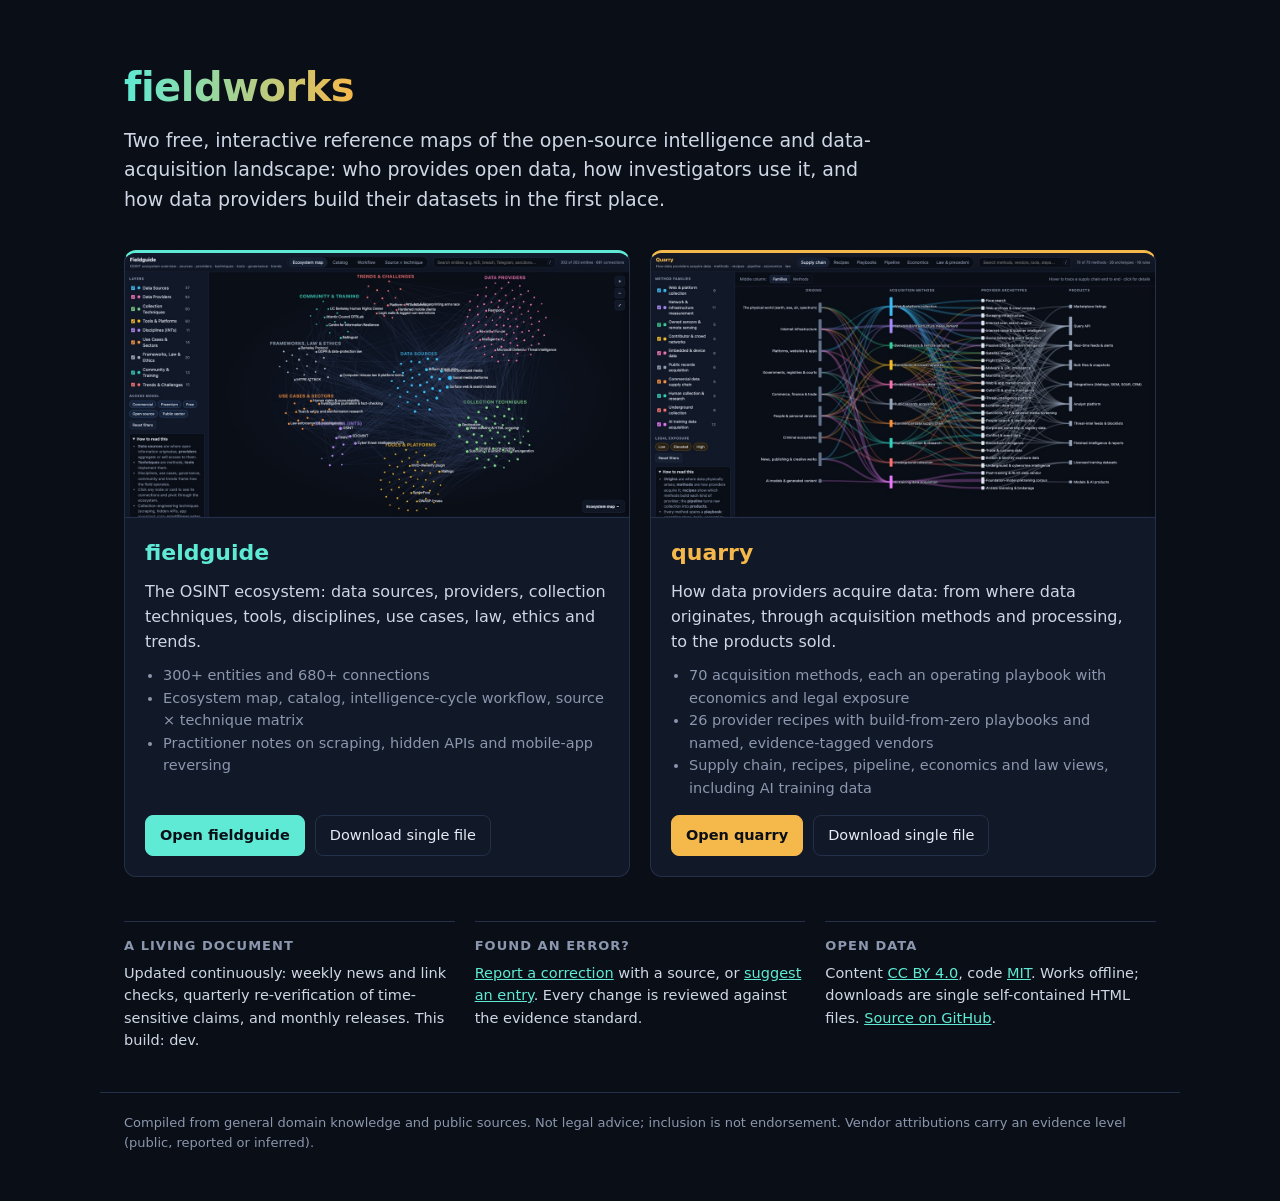
<file: index.html>
<!doctype html>
<html lang="en">
<head>
<meta charset="utf-8">
<meta name="viewport" content="width=device-width,initial-scale=1">
<title>fieldworks · Interactive maps of the OSINT and data-acquisition landscape</title>
<meta name="description" content="Two free, offline, interactive reference maps: fieldguide (the OSINT ecosystem) and quarry (how data providers acquire data). Open data, CC BY 4.0.">
<meta property="og:type" content="website">
<meta property="og:site_name" content="fieldworks">
<meta property="og:title" content="fieldworks · Interactive maps of the OSINT and data-acquisition landscape">
<meta property="og:description" content="fieldguide maps the OSINT ecosystem; quarry maps how data providers acquire data. Free, offline, CC BY 4.0.">
<meta property="og:url" content="https://hexacron.github.io/fieldworks/">
<meta property="og:image" content="https://hexacron.github.io/fieldworks/assets/og-fieldworks.jpg">
<meta name="twitter:card" content="summary_large_image">
<link rel="icon" href="data:image/svg+xml,%3Csvg xmlns='http://www.w3.org/2000/svg' viewBox='0 0 32 32'%3E%3Crect width='32' height='32' rx='7' fill='%230a0e16'/%3E%3Cpath d='M16 5L26 13L16 27L6 13Z' fill='%23f5b84a'/%3E%3Ccircle cx='9' cy='23' r='3.5' fill='%235eead4'/%3E%3Ccircle cx='23' cy='23' r='3.5' fill='%2338bdf8'/%3E%3C/svg%3E">
<style>
:root{--bg:#0a0e16;--panel:#111827;--line:#243049;--text:#e6ebf5;--muted:#8b97ae;--teal:#5eead4;--amber:#f5b84a}
*{box-sizing:border-box}
html,body{margin:0;background:var(--bg);color:var(--text);font:16px/1.55 system-ui,-apple-system,"Segoe UI",Roboto,Helvetica,Arial,sans-serif}
a{color:var(--teal)}
main{max-width:1080px;margin:0 auto;padding:56px 24px 40px}
h1{font-size:40px;margin:0 0 8px;letter-spacing:-.5px}
h1 span{background:linear-gradient(90deg,var(--teal),var(--amber));-webkit-background-clip:text;background-clip:text;color:transparent}
.lead{font-size:19px;color:#cfd7e6;max-width:760px;margin:0 0 36px}
.grid{display:grid;grid-template-columns:repeat(auto-fit,minmax(320px,1fr));gap:20px}
.card{background:var(--panel);border:1px solid var(--line);border-top:3px solid var(--c);border-radius:12px;overflow:hidden;display:flex;flex-direction:column}
.card img{width:100%;aspect-ratio:1200/630;object-fit:cover;display:block;border-bottom:1px solid var(--line);background:#0d1320}
.card .body{padding:18px 20px 20px;display:flex;flex-direction:column;gap:10px;flex:1}
.card h2{margin:0;font-size:22px;color:var(--c)}
.card p{margin:0;color:#cfd7e6}
.card ul{margin:0;padding-left:18px;color:var(--muted);font-size:14.5px}
.actions{display:flex;gap:10px;flex-wrap:wrap;margin-top:auto;padding-top:6px}
.btn{display:inline-block;padding:8px 14px;border-radius:8px;border:1px solid var(--line);text-decoration:none;color:var(--text);font-size:14.5px}
.btn.primary{background:var(--c);color:#0a0e16;border-color:var(--c);font-weight:600}
.btn:hover{filter:brightness(1.1)}
section.info{display:grid;grid-template-columns:repeat(auto-fit,minmax(240px,1fr));gap:20px;margin-top:44px}
section.info div{border-top:1px solid var(--line);padding-top:14px}
section.info h3{margin:0 0 6px;font-size:13px;text-transform:uppercase;letter-spacing:.08em;color:var(--muted)}
section.info p{margin:0;font-size:14.5px;color:#cfd7e6}
footer{max-width:1080px;margin:0 auto;padding:20px 24px 48px;color:var(--muted);font-size:13px;border-top:1px solid var(--line)}
</style>
</head>
<body>
<main>
  <h1><span>fieldworks</span></h1>
  <p class="lead">Two free, interactive reference maps of the open-source intelligence and data-acquisition landscape: who provides open data, how investigators use it, and how data providers build their datasets in the first place.</p>

  <div class="grid">
    <article class="card" style="--c:var(--teal)">
      <img src="assets/og-fieldguide.jpg" alt="Fieldguide ecosystem map: clusters of data sources, providers, techniques and tools">
      <div class="body">
        <h2>fieldguide</h2>
        <p>The OSINT ecosystem: data sources, providers, collection techniques, tools, disciplines, use cases, law, ethics and trends.</p>
        <ul>
          <li>300+ entities and 680+ connections</li>
          <li>Ecosystem map, catalog, intelligence-cycle workflow, source × technique matrix</li>
          <li>Practitioner notes on scraping, hidden APIs and mobile-app reversing</li>
        </ul>
        <div class="actions">
          <a class="btn primary" href="fieldguide/">Open fieldguide</a>
          <a class="btn" href="downloads/fieldguide.html" download>Download single file</a>
        </div>
      </div>
    </article>
    <article class="card" style="--c:var(--amber)">
      <img src="assets/og-quarry.jpg" alt="Quarry supply-chain view: origins flowing through acquisition methods to provider archetypes and products">
      <div class="body">
        <h2>quarry</h2>
        <p>How data providers acquire data: from where data originates, through acquisition methods and processing, to the products sold.</p>
        <ul>
          <li>70 acquisition methods, each an operating playbook with economics and legal exposure</li>
          <li>26 provider recipes with build-from-zero playbooks and named, evidence-tagged vendors</li>
          <li>Supply chain, recipes, pipeline, economics and law views, including AI training data</li>
        </ul>
        <div class="actions">
          <a class="btn primary" href="quarry/">Open quarry</a>
          <a class="btn" href="downloads/quarry.html" download>Download single file</a>
        </div>
      </div>
    </article>
  </div>

  <section class="info">
    <div><h3>A living document</h3><p>Updated continuously: weekly news and link checks, quarterly re-verification of time-sensitive claims, and monthly releases. This build: <span data-build>dev</span>.</p></div>
    <div><h3>Found an error?</h3><p><a href="https://github.com/hexacron/fieldworks/issues/new?template=correction.yml">Report a correction</a> with a source, or <a href="https://github.com/hexacron/fieldworks/issues/new?template=new-entry.yml">suggest an entry</a>. Every change is reviewed against the evidence standard.</p></div>
    <div><h3>Open data</h3><p>Content <a href="LICENSE-CONTENT">CC BY 4.0</a>, code <a href="LICENSE">MIT</a>. Works offline; downloads are single self-contained HTML files. <a href="https://github.com/hexacron/fieldworks">Source on GitHub</a>.</p></div>
  </section>
</main>
<footer>
  Compiled from general domain knowledge and public sources. Not legal advice; inclusion is not endorsement. Vendor attributions carry an evidence level (public, reported or inferred).
</footer>
</body>
</html>
</file>
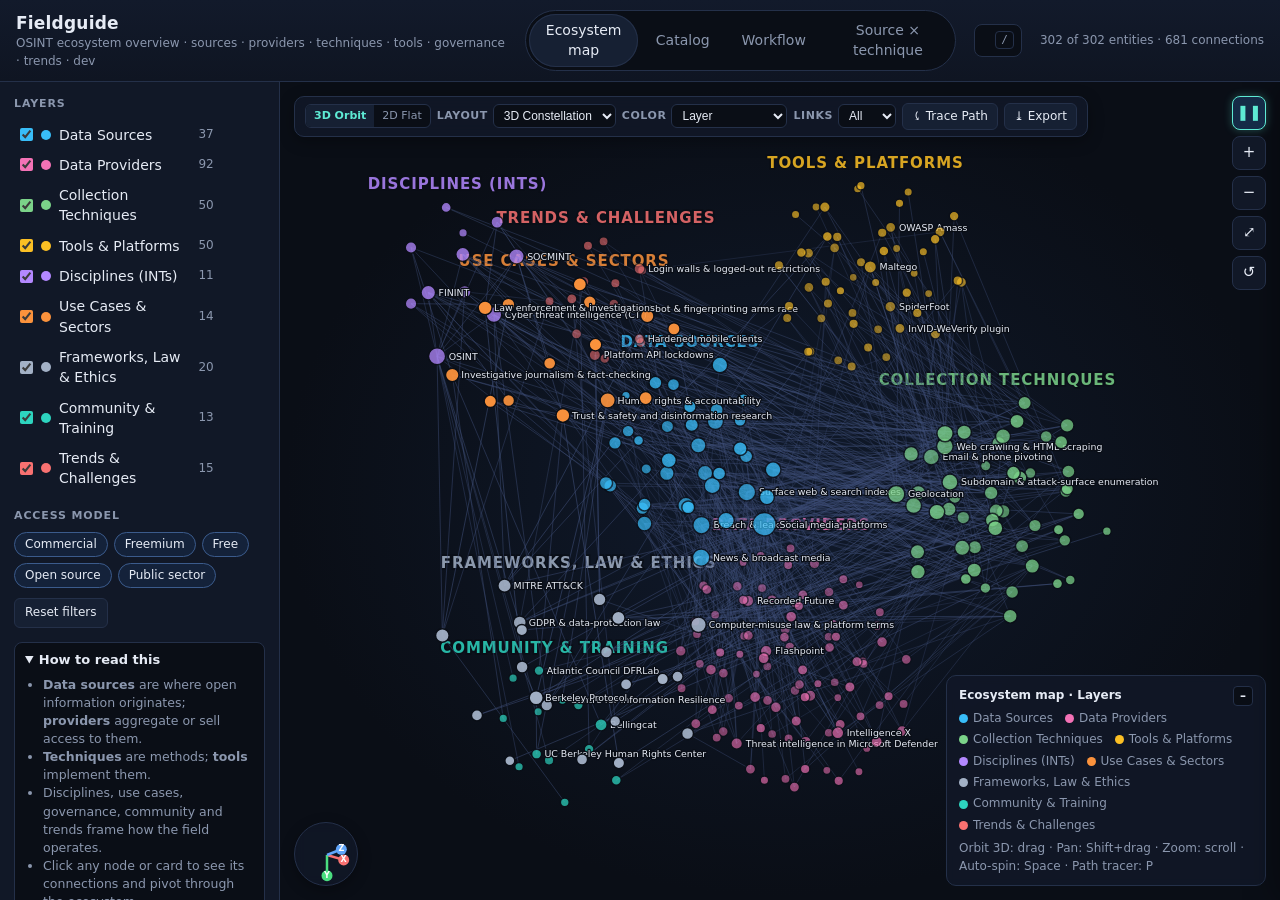
<file: fieldguide/index.html>
<!doctype html>
<html lang="en">
<head>
<meta charset="utf-8">
<meta name="viewport" content="width=device-width,initial-scale=1">
<title>Fieldguide · OSINT Ecosystem Overview</title>
<meta name="description" content="Interactive map of the OSINT ecosystem: 300+ data sources, providers, collection techniques, tools, disciplines, law, ethics and trends, with practitioner notes on scraping, hidden APIs and app reversing.">
<meta property="og:type" content="website">
<meta property="og:site_name" content="fieldworks">
<meta property="og:title" content="Fieldguide · OSINT Ecosystem Overview">
<meta property="og:description" content="Interactive map of the OSINT ecosystem: data sources, providers, techniques, tools, law, ethics and trends.">
<meta property="og:url" content="https://hexacron.github.io/fieldworks/fieldguide/">
<meta property="og:image" content="https://hexacron.github.io/fieldworks/assets/og-fieldguide.jpg">
<meta name="twitter:card" content="summary_large_image">
<link rel="icon" href="data:image/svg+xml,%3Csvg xmlns='http://www.w3.org/2000/svg' viewBox='0 0 32 32'%3E%3Crect width='32' height='32' rx='7' fill='%230a0e16'/%3E%3Cpath d='M9 22L16 9L23 20Z' fill='none' stroke='%235eead4' stroke-width='2'/%3E%3Ccircle cx='9' cy='22' r='3.5' fill='%2338bdf8'/%3E%3Ccircle cx='16' cy='9' r='3.5' fill='%237bd389'/%3E%3Ccircle cx='23' cy='20' r='3.5' fill='%23f472b6'/%3E%3C/svg%3E">
<link rel="stylesheet" href="src/styles.css">
</head>
<body>
<header>
  <div class="brand">
    <h1>Fieldguide</h1>
    <p>OSINT ecosystem overview · sources · providers · techniques · tools · governance · trends · <span data-build>dev</span></p>
  </div>
  <nav class="tabs" id="tabs">
    <button data-view="map" class="on">Ecosystem map</button>
    <button data-view="catalog">Catalog</button>
    <button data-view="workflow">Workflow</button>
    <button data-view="matrix">Source × technique</button>
  </nav>
  <div class="search"><input id="q" type="search" placeholder="Search entities, e.g. AIS, breach, Telegram, sanctions…" autocomplete="off"><kbd>/</kbd></div>
  <div class="stat" id="stat"></div>
</header>

<aside>
  <h2>Layers</h2>
  <div id="layers"></div>
  <h2>Access model</h2>
  <div class="chips" id="models"></div>
  <div class="side-actions"><button class="btn" id="reset">Reset filters</button></div>
  <details class="about" open>
    <summary>How to read this</summary>
    <ul>
      <li><b>Data sources</b> are where open information originates; <b>providers</b> aggregate or sell access to them.</li>
      <li><b>Techniques</b> are methods; <b>tools</b> implement them.</li>
      <li>Disciplines, use cases, governance, community and trends frame how the field operates.</li>
      <li>Click any node or card to see its connections and pivot through the ecosystem.</li>
      <li>Collection-engineering techniques (scraping, hidden APIs, app reversing) carry <b>practitioner notes</b> in their detail panel; search covers them too.</li>
    </ul>
  </details>
  <details class="about">
    <summary>Caveats</summary>
    <p>Snapshot compiled in 2026 from general domain knowledge. The vendor landscape changes fast (acquisitions, rebrands, API policy). Inclusion is not endorsement. Access to people-data, breach data and scraping is jurisdiction-dependent, and reverse engineering, pinning bypass and private-API use carry contractual and anti-circumvention risk: confirm legal basis and platform terms before use.</p>
  </details>
</aside>

<main>
  <section class="view on" id="v-map">
    <svg id="graph"></svg>
    <div class="map-toolbar" id="map-toolbar">
      <div class="ctl-group">
        <div class="seg-btn" id="ctl-dim">
          <button data-dim="3d" class="on" title="3D perspective orbit view (3 / V)">3D Orbit</button>
          <button data-dim="2d" title="2D flat view (3 / V)">2D Flat</button>
        </div>
      </div>
      <div class="ctl-group">
        <label for="ctl-layout">Layout</label>
        <select id="ctl-layout" title="Graph layout">
          <option value="constellation" selected>3D Constellation</option>
          <option value="strata">3D Strata Stack</option>
          <option value="ring">Ecosystem Ring</option>
        </select>
      </div>
      <div class="ctl-group">
        <label for="ctl-color">Color</label>
        <select id="ctl-color" title="Color encoding">
          <option value="layer">Layer</option>
          <option value="model">Access model</option>
          <option value="stage">Workflow stage</option>
        </select>
      </div>
      <div class="ctl-group">
        <label for="ctl-degree">Links</label>
        <select id="ctl-degree" title="Filter by minimum connections">
          <option value="0">All</option>
          <option value="3">≥ 3</option>
          <option value="6">≥ 6</option>
          <option value="10">≥ 10</option>
        </select>
      </div>
      <div class="ctl-group" id="ctl-scope-wrap" style="display:none">
        <label>Neighborhood</label>
        <div class="seg-btn" id="ctl-scope">
          <button data-scope="all" class="on" title="Show all nodes">All</button>
          <button data-scope="2" title="Selected node + 2 hops">2-hop</button>
          <button data-scope="1" title="Selected node + direct connections">1-hop</button>
        </div>
      </div>
      <button class="tbar-btn" id="btn-trace" title="Trace shortest path between entities (P)">⤹ Trace Path</button>
      <div class="tbar-dropdown">
        <button class="tbar-btn" id="btn-export" title="Export graph snapshot">⤓ Export</button>
        <div class="tbar-menu" id="export-menu">
          <button id="exp-svg">SVG vector</button>
          <button id="exp-png">PNG image</button>
        </div>
      </div>
    </div>
    <div class="mapctl">
      <button id="autorot" class="on" title="Toggle 3D auto-rotation (Space)">❚❚</button>
      <button id="zin" title="Zoom in">+</button>
      <button id="zout" title="Zoom out">−</button>
      <button id="zfit" title="Fit to view">⤢</button>
      <button id="zreset" title="Reset camera angle (R)">↺</button>
    </div>
    <div class="path-hud" id="path-hud" style="display:none">
      <div class="path-hud-title">Trace Path</div>
      <div class="path-hud-endpoints">
        <button class="path-chip" id="path-start-chip">Select start...</button>
        <span class="path-arrow">➔</span>
        <button class="path-chip" id="path-end-chip">Select end...</button>
      </div>
      <div class="path-hud-result" id="path-hud-result"></div>
      <button class="path-close" id="path-close" title="Exit path tracer">✕</button>
    </div>
    <div class="gizmo-wrap" id="gizmo-wrap" title="3D orientation gizmo · Click to snap camera">
      <canvas id="gizmo" width="64" height="64"></canvas>
    </div>
    <div class="legend" id="legend"></div>
  </section>
  <section class="view" id="v-catalog"><div id="catalog" style="position:absolute;inset:0"></div></section>
  <section class="view" id="v-workflow"><div id="workflow" style="position:absolute;inset:0"></div></section>
  <section class="view" id="v-matrix"><div id="matrix" style="position:absolute;inset:0"></div></section>
  <div id="drawer"></div>
</main>
<div id="tip"></div>

<script src="src/data.js"></script>
<script src="src/app.js"></script>
</body>
</html>
</file>
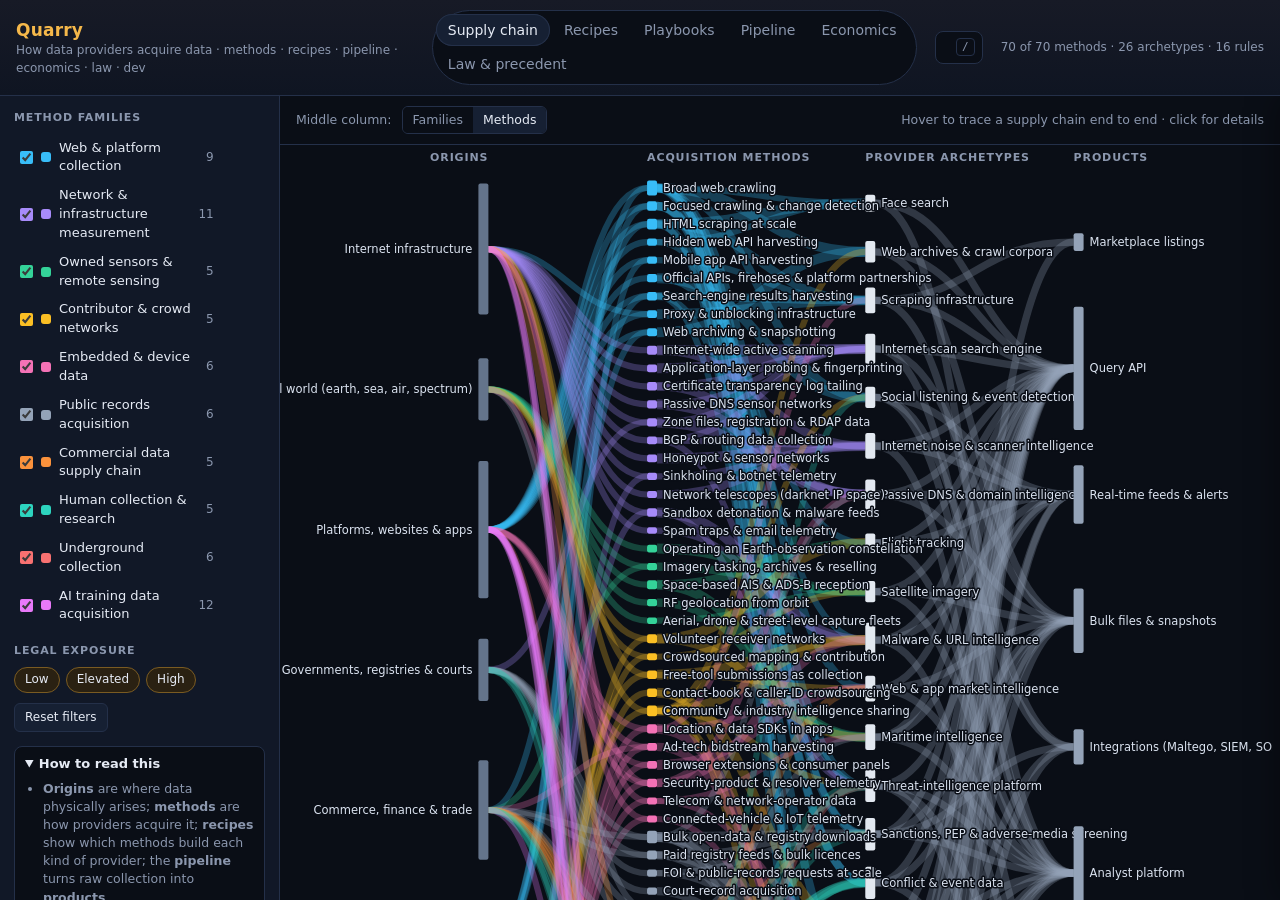
<file: quarry/index.html>
<!doctype html>
<html lang="en">
<head>
<meta charset="utf-8">
<meta name="viewport" content="width=device-width,initial-scale=1">
<title>Quarry · How data providers acquire data</title>
<meta name="description" content="How data providers acquire data: 70 acquisition methods with operating playbooks, 26 provider recipes, the processing pipeline, economics, law and AI training-data acquisition.">
<meta property="og:type" content="website">
<meta property="og:site_name" content="fieldworks">
<meta property="og:title" content="Quarry · How data providers acquire data">
<meta property="og:description" content="70 acquisition methods with operating playbooks, 26 provider recipes, pipeline, economics, law and AI training-data acquisition.">
<meta property="og:url" content="https://hexacron.github.io/fieldworks/quarry/">
<meta property="og:image" content="https://hexacron.github.io/fieldworks/assets/og-quarry.jpg">
<meta name="twitter:card" content="summary_large_image">
<link rel="icon" href="data:image/svg+xml,%3Csvg xmlns='http://www.w3.org/2000/svg' viewBox='0 0 32 32'%3E%3Crect width='32' height='32' rx='7' fill='%230a0e16'/%3E%3Cpath d='M16 5L26 13L16 27L6 13Z' fill='%23f5b84a'/%3E%3Cpath d='M6 13H26M16 5L12 13L16 27L20 13Z' fill='none' stroke='%230a0e16' stroke-width='1.3'/%3E%3C/svg%3E">
<link rel="stylesheet" href="src/styles.css">
</head>
<body>
<header>
  <div class="brand">
    <h1>Quarry</h1>
    <p>How data providers acquire data · methods · recipes · pipeline · economics · law · <span data-build>dev</span></p>
  </div>
  <nav class="tabs" id="tabs">
    <button data-view="flow" class="on">Supply chain</button>
    <button data-view="recipes">Recipes</button>
    <button data-view="playbooks">Playbooks</button>
    <button data-view="pipeline">Pipeline</button>
    <button data-view="economics">Economics</button>
    <button data-view="law">Law &amp; precedent</button>
  </nav>
  <div class="search"><input id="q" type="search" placeholder="Search methods, vendors, tools, steps…" autocomplete="off"><kbd>/</kbd></div>
  <div class="stat" id="stat"></div>
</header>

<aside>
  <h2>Method families</h2>
  <div id="families"></div>
  <h2>Legal exposure</h2>
  <div class="chips" id="legal"></div>
  <div class="side-actions"><button class="btn" id="reset">Reset filters</button></div>
  <details class="about" open>
    <summary>How to read this</summary>
    <ul>
      <li><b>Origins</b> are where data physically arises; <b>methods</b> are how providers acquire it; <b>recipes</b> show which methods build each kind of provider; the <b>pipeline</b> turns raw collection into <b>products</b>.</li>
      <li>Every method opens a <b>playbook</b>: operating steps, tools, economics, pitfalls, source defenses, law and named vendors.</li>
      <li>Ratings are editorial, 1–3: cost, scale, freshness, defensibility, legal exposure.</li>
      <li>Vendor evidence: <span class="badge ev-public">public</span> documented by the vendor, <span class="badge ev-reported">reported</span> press/courts/regulators, <span class="badge ev-inferred">inferred</span> industry-typical, unconfirmed.</li>
    </ul>
  </details>
  <details class="about">
    <summary>Scope &amp; caveats</summary>
    <p>Compiled in 2026 from general domain knowledge; vendor practices, prices and case law change quickly. Inclusion is not endorsement, and nothing here is legal advice.</p>
    <p>Underground entries document monitoring, verification and processing, and how covert-collection and purchasing decisions are governed. They do not cover buying from criminal sellers, obtaining logs from criminal channels, or passing vetting in criminal communities.</p>
  </details>
</aside>

<main>
  <section class="view on" id="v-flow">
    <div class="toolbar">
      <span>Middle column:</span>
      <div class="seg" id="flowmode"><button data-mode="families">Families</button><button data-mode="methods" class="on">Methods</button></div>
      <span class="hint">Hover to trace a supply chain end to end · click for details</span>
    </div>
    <div id="flow" class="scroll"></div>
  </section>
  <section class="view" id="v-recipes"><div id="recipes" class="scroll pad"></div></section>
  <section class="view" id="v-playbooks"><div id="playbooks" class="scroll pad"></div></section>
  <section class="view" id="v-pipeline"><div id="pipeline" class="scroll pad"></div></section>
  <section class="view" id="v-economics">
    <div class="toolbar">
      <span>X axis</span><select id="ex"></select>
      <span>Y axis</span><select id="ey"></select>
      <span class="hint">Chip colour = family · badge = legal exposure</span>
    </div>
    <div id="economics" class="scroll pad"></div>
  </section>
  <section class="view" id="v-law"><div id="law" class="scroll pad"></div></section>
  <div id="drawer"></div>
</main>
<div id="tip"></div>

<script src="src/data/core.js"></script>
<script src="src/data/web-records.js"></script>
<script src="src/data/network.js"></script>
<script src="src/data/sensors-crowd.js"></script>
<script src="src/data/embedded-commercial.js"></script>
<script src="src/data/human-rules.js"></script>
<script src="src/data/underground.js"></script>
<script src="src/data/ai.js"></script>
<script src="src/data/chain.js"></script>
<script src="src/app.js"></script>
</body>
</html>
</file>
<file: fieldguide/src/styles.css>
:root{
  --bg:#0a0e16;--panel:#111827;--panel2:#162033;--line:#243049;--text:#e6ebf5;--muted:#8b97ae;--accent:#5eead4;
  --radius:10px;
}
*{box-sizing:border-box}
html,body{margin:0;height:100%;background:var(--bg);color:var(--text);font:14px/1.45 system-ui,-apple-system,"Segoe UI",Roboto,Helvetica,Arial,sans-serif}
body{display:grid;grid-template-rows:auto 1fr;grid-template-columns:280px 1fr;grid-template-areas:"head head" "side main";height:100vh;overflow:hidden}
button{font:inherit;color:inherit}
a{color:var(--accent)}
header{grid-area:head;display:flex;align-items:center;gap:18px;padding:10px 16px;border-bottom:1px solid var(--line);background:linear-gradient(180deg,#121a2b,#0f1522)}
.brand h1{margin:0;font-size:17px;letter-spacing:.2px}
.brand p{margin:0;color:var(--muted);font-size:12px}
.tabs{display:flex;gap:4px;background:var(--bg);border:1px solid var(--line);border-radius:999px;padding:3px}
.tabs button{border:0;background:transparent;padding:6px 14px;border-radius:999px;cursor:pointer;color:var(--muted)}
.tabs button.on{background:var(--panel2);color:var(--text);box-shadow:inset 0 0 0 1px var(--line)}
.search{flex:1;max-width:420px;margin-left:auto;position:relative}
.search input{width:100%;background:var(--bg);border:1px solid var(--line);border-radius:8px;padding:8px 34px 8px 12px;color:var(--text);outline:none}
.search input:focus{border-color:#3b5b8c}
.search kbd{position:absolute;right:8px;top:7px;font-size:11px;color:var(--muted);border:1px solid var(--line);border-radius:4px;padding:0 5px}
.search input:focus~kbd,.search input:not(:placeholder-shown)~kbd{display:none}
.stat{color:var(--muted);font-size:12px;white-space:nowrap}

aside{grid-area:side;border-right:1px solid var(--line);background:var(--panel);overflow:auto;padding:14px}
aside h2{font-size:11px;text-transform:uppercase;letter-spacing:.08em;color:var(--muted);margin:14px 0 8px}
aside h2:first-child{margin-top:0}
.layer{display:flex;align-items:center;gap:8px;padding:5px 6px;border-radius:6px;cursor:pointer;user-select:none}
.layer:hover{background:var(--panel2)}
.layer input{margin:0;accent-color:var(--c)}
.layer .sw{width:10px;height:10px;border-radius:50%;background:var(--c);flex:none}
.layer .nm{flex:1}
.layer .ct{color:var(--muted);font-size:12px}
.layer .only{opacity:0;font-size:11px;border:1px solid var(--line);background:var(--bg);border-radius:4px;padding:0 6px;cursor:pointer;color:var(--muted)}
.layer:hover .only{opacity:1}
.chips{display:flex;flex-wrap:wrap;gap:6px}
.fchip{border:1px solid var(--line);background:var(--bg);border-radius:999px;padding:3px 10px;font-size:12px;cursor:pointer;color:var(--muted)}
.fchip.on{color:var(--text);border-color:#3b5b8c;background:#14223a}
.side-actions{display:flex;gap:6px;margin-top:10px}
.btn{border:1px solid var(--line);background:var(--panel2);border-radius:6px;padding:5px 10px;cursor:pointer;font-size:12px}
.btn:hover{border-color:#3b5b8c}
details.about{margin-top:14px;border:1px solid var(--line);border-radius:8px;padding:8px 10px;background:var(--bg)}
details.about summary{cursor:pointer;font-weight:600;font-size:13px}
details.about p,details.about li{color:var(--muted);font-size:12.5px}
details.about ul{padding-left:18px;margin:6px 0}

main{grid-area:main;position:relative;overflow:hidden}
.view{position:absolute;inset:0;display:none}
.view.on{display:block}

/* ---------- Map ---------- */
#graph{width:100%;height:100%;display:block;cursor:grab;background:radial-gradient(ellipse at center,#101a2c 0%,var(--bg) 70%)}
#graph.dragging{cursor:grabbing}
#graph.orbiting{cursor:crosshair}
.edge{stroke:#40507a;stroke-opacity:.28;stroke-width:1;vector-effect:non-scaling-stroke;transition:stroke-opacity .2s}
.node{cursor:pointer}
.node circle{stroke:#0a0e16;stroke-width:1.5;vector-effect:non-scaling-stroke;transition:r .15s ease-out,fill .2s}
.node .lbl{display:none;fill:#e6ebf5;paint-order:stroke;stroke:#0a0e16;stroke-width:3px;stroke-linejoin:round;pointer-events:none;font-size:11.5px}
.node.hub .lbl,#graph.zoomed .lbl,#graph.focus .node.hl .lbl,.node.match .lbl,.node.path-node .lbl{display:block}
.node.dim{opacity:.1}
#graph.focus .node:not(.hl){opacity:.08}
#graph.focus .edge:not(.hl){stroke-opacity:.03}
.edge.hl{stroke:#93c5fd;stroke-opacity:.85;stroke-width:2;stroke-dasharray:5 4;animation:edgeFlow 1.2s linear infinite}
.edge.path-edge{stroke:#38bdf8;stroke-opacity:1;stroke-width:3.5;stroke-dasharray:6 4;animation:edgeFlow .8s linear infinite;filter:drop-shadow(0 0 5px rgba(56,189,248,.6))}
@keyframes edgeFlow{from{stroke-dashoffset:18}to{stroke-dashoffset:0}}
.node.center circle{stroke:#fff;stroke-width:2.5}
.node.match circle{stroke:#fff;stroke-width:2}
.node.path-node circle{stroke:#38bdf8;stroke-width:3;filter:drop-shadow(0 0 8px rgba(56,189,248,.8))}
.clabel{font-weight:700;letter-spacing:.06em;text-transform:uppercase;pointer-events:none;opacity:.85;text-anchor:middle;paint-order:stroke;stroke:#0a0e16;stroke-width:4px;user-select:none}

/* Map Toolbar */
.map-toolbar{position:absolute;left:14px;top:14px;display:flex;flex-wrap:wrap;align-items:center;gap:6px;z-index:20;background:rgba(17,24,39,.9);border:1px solid var(--line);border-radius:var(--radius);padding:6px 10px;backdrop-filter:blur(8px);box-shadow:0 4px 16px rgba(0,0,0,.3);max-width:calc(100% - 150px)}
.ctl-group{display:inline-flex;align-items:center;gap:5px;font-size:12px;color:var(--muted)}
.ctl-group label{font-size:11px;font-weight:600;text-transform:uppercase;letter-spacing:.05em;color:var(--muted)}
.ctl-group select{background:var(--bg);border:1px solid var(--line);border-radius:6px;color:var(--text);font-size:12px;padding:3px 6px;cursor:pointer;outline:none}
.ctl-group select:focus{border-color:#3b5b8c}
.seg-btn{display:inline-flex;border:1px solid var(--line);border-radius:6px;overflow:hidden;background:var(--bg)}
.seg-btn button{border:0;background:transparent;padding:3px 8px;font-size:11px;cursor:pointer;color:var(--muted)}
.seg-btn button.on{background:var(--panel2);color:var(--accent);font-weight:600}
.tbar-btn{background:var(--panel2);border:1px solid var(--line);border-radius:6px;color:var(--text);font-size:12px;padding:4px 9px;cursor:pointer;display:inline-flex;align-items:center;gap:4px}
.tbar-btn:hover{border-color:#3b5b8c;color:#fff}
.tbar-btn.active{background:#14223a;border-color:var(--accent);color:var(--accent)}
.tbar-dropdown{position:relative}
.tbar-menu{display:none;position:absolute;left:0;top:100%;margin-top:4px;background:var(--panel);border:1px solid var(--line);border-radius:6px;padding:4px;z-index:30;min-width:110px;box-shadow:0 8px 24px rgba(0,0,0,.4)}
.tbar-menu.open{display:block}
.tbar-menu button{width:100%;text-align:left;background:transparent;border:0;padding:5px 8px;border-radius:4px;font-size:12px;color:var(--text);cursor:pointer}
.tbar-menu button:hover{background:var(--panel2);color:var(--accent)}

/* Map Controls */
.mapctl{position:absolute;right:14px;top:14px;display:flex;flex-direction:column;gap:6px;z-index:20}
.mapctl button{width:34px;height:34px;border-radius:8px;border:1px solid var(--line);background:var(--panel);cursor:pointer;font-size:15px;color:var(--text);display:flex;align-items:center;justify-content:center;transition:background .15s,border-color .15s}
.mapctl button:hover{border-color:#3b5b8c}
.mapctl button.on{background:#152b47;border-color:var(--accent);color:var(--accent);box-shadow:0 0 8px rgba(94,234,212,.3)}
.mapctl .btn-3d{font-weight:700;font-size:13px;letter-spacing:.05em}

/* Gizmo */
.gizmo-wrap{position:absolute;left:14px;bottom:14px;width:64px;height:64px;border-radius:50%;background:rgba(17,24,39,.85);border:1px solid var(--line);z-index:20;cursor:pointer;backdrop-filter:blur(6px);box-shadow:0 4px 14px rgba(0,0,0,.3);transition:transform .15s,border-color .15s}
.gizmo-wrap:hover{border-color:#3b5b8c;transform:scale(1.05)}
.gizmo-wrap canvas{display:block;border-radius:50%}

/* Path HUD */
.path-hud{position:absolute;top:66px;left:50%;transform:translateX(-50%);background:rgba(15,23,42,.95);border:1px solid #3b82f6;border-radius:10px;padding:8px 14px;display:flex;align-items:center;gap:12px;z-index:30;box-shadow:0 12px 32px rgba(0,0,0,.6);backdrop-filter:blur(8px);font-size:12.5px;max-width:92%}
.path-hud-title{font-weight:700;color:var(--accent);letter-spacing:.05em;text-transform:uppercase;font-size:11px}
.path-hud-endpoints{display:flex;align-items:center;gap:8px}
.path-chip{border:1px dashed var(--line);background:var(--bg);color:var(--muted);border-radius:6px;padding:3px 9px;font-size:12px;cursor:pointer;max-width:180px;white-space:nowrap;overflow:hidden;text-overflow:ellipsis}
.path-chip.picked{border-style:solid;border-color:#3b82f6;color:var(--text);font-weight:600}
.path-arrow{color:var(--muted);font-size:12px}
.path-hud-result{color:var(--muted);font-size:12px;display:flex;align-items:center;gap:6px;overflow-x:auto;max-width:400px;padding:2px 0}
.path-step{background:var(--panel2);border:1px solid var(--line);border-radius:4px;padding:1px 6px;color:var(--text);white-space:nowrap;cursor:pointer}
.path-step:hover{border-color:var(--accent)}
.path-close{background:transparent;border:0;color:var(--muted);cursor:pointer;font-size:14px;padding:2px 6px;border-radius:4px}
.path-close:hover{color:#fff;background:rgba(255,255,255,.1)}
.legend{position:absolute;right:14px;bottom:14px;background:rgba(17,24,39,.9);border:1px solid var(--line);border-radius:var(--radius);padding:10px 12px;font-size:12px;max-width:320px;backdrop-filter:blur(4px)}
.legend b{display:flex;justify-content:space-between;align-items:center;margin-bottom:4px}
.legend .lx{border:1px solid var(--line);background:var(--bg);border-radius:4px;cursor:pointer;width:20px;height:20px;line-height:1;padding:0}
.legend.min .row,.legend.min p{display:none}
.legend.min b{margin:0}
.legend .row{display:flex;flex-wrap:wrap;gap:4px 12px}
.legend .row span{display:inline-flex;align-items:center;gap:5px;color:var(--muted)}
.legend .row i{width:9px;height:9px;border-radius:50%;display:inline-block}
.legend p{margin:6px 0 0;color:var(--muted)}
#tip{position:fixed;pointer-events:none;z-index:50;background:#0f172a;border:1px solid #33456b;border-radius:8px;padding:8px 10px;max-width:300px;font-size:12.5px;display:none;box-shadow:0 8px 24px rgba(0,0,0,.4)}
#tip b{display:block}
#tip small{color:var(--muted)}

/* ---------- Catalog ---------- */
#catalog{overflow:auto;padding:18px 22px 60px}
.sec{margin-bottom:28px}
.sec h2{display:flex;align-items:center;gap:10px;font-size:18px;margin:0 0 2px}
.sec h2 .dot{width:12px;height:12px;border-radius:50%}
.sec h2 .cnt{font-size:12px;color:var(--muted);font-weight:500;border:1px solid var(--line);border-radius:999px;padding:0 8px}
.sec .blurb{color:var(--muted);margin:0 0 10px}
.sec h3{font-size:12px;text-transform:uppercase;letter-spacing:.07em;color:var(--muted);margin:14px 0 8px;font-weight:600}
.cards{display:grid;grid-template-columns:repeat(auto-fill,minmax(250px,1fr));gap:10px}
.card{text-align:left;background:var(--panel);border:1px solid var(--line);border-left:3px solid var(--c);border-radius:8px;padding:10px 12px;cursor:pointer;display:flex;flex-direction:column;gap:6px}
.card:hover{border-color:#3b5b8c;border-left-color:var(--c);background:var(--panel2)}
.card.sel{outline:2px solid var(--c)}
.card .ct{display:flex;justify-content:space-between;gap:8px;align-items:flex-start}
.card .ct b{font-size:14px}
.card p{margin:0;color:var(--muted);font-size:12.5px;display:-webkit-box;-webkit-line-clamp:3;-webkit-box-orient:vertical;overflow:hidden}
.card .meta{display:flex;gap:8px;flex-wrap:wrap;font-size:11px;color:var(--muted)}
.card .meta span{display:inline-flex;align-items:center;gap:4px}
.card .meta i{width:7px;height:7px;border-radius:50%;display:inline-block}
.card .meta .nt{margin-left:auto;color:var(--accent)}
.badge{font-size:10.5px;border-radius:4px;padding:1px 6px;white-space:nowrap;border:1px solid var(--line);color:var(--muted)}
.badge.commercial{color:#fda4af;border-color:#5b2638}
.badge.freemium{color:#fcd34d;border-color:#5a4613}
.badge.free{color:#86efac;border-color:#1f5134}
.badge.oss{color:#93c5fd;border-color:#1e3a66}
.badge.public{color:#c4b5fd;border-color:#3b2d6b}
mark{background:#3b4f1d;color:#ecfccb;border-radius:2px;padding:0 1px}
.empty{color:var(--muted);padding:40px;text-align:center}

/* ---------- Workflow ---------- */
#workflow{overflow:auto;padding:18px 22px 60px}
.wf-intro{color:var(--muted);margin:0 0 14px;max-width:900px}
.wf{display:grid;grid-template-columns:repeat(5,minmax(200px,1fr));gap:12px}
.stage{background:var(--panel);border:1px solid var(--line);border-radius:var(--radius);padding:12px;position:relative}
.stage:nth-child(-n+4)::after{content:"→";position:absolute;right:-12px;top:14px;color:var(--muted);font-size:14px;width:12px;text-align:center}
.stage h3{margin:0 0 2px;font-size:14px}
.stage .num{color:var(--accent);font-size:11px;font-weight:700;letter-spacing:.08em}
.stage p{margin:4px 0 10px;color:var(--muted);font-size:12.5px}
.stage h4{margin:10px 0 6px;font-size:11px;text-transform:uppercase;letter-spacing:.07em;color:var(--muted)}
.xcut{grid-column:1/-1;border-style:dashed}
.xcut::after{display:none}
.chip{border:1px solid var(--line);border-left:3px solid var(--c);background:var(--bg);border-radius:6px;padding:3px 8px;font-size:12px;cursor:pointer;text-align:left}
.chip:hover{background:var(--panel2)}
.chip.dim{opacity:.25}
.chip.match{outline:1px solid #a3e635}
.feedback{margin-top:12px;color:var(--muted);font-size:12.5px;text-align:center;border:1px dashed var(--line);border-radius:var(--radius);padding:8px}

/* ---------- Matrix ---------- */
#matrix{overflow:auto;padding:18px 22px 60px}
.mx-intro{color:var(--muted);margin:0 0 12px;max-width:900px}
table.mx{border-collapse:separate;border-spacing:0;font-size:12px}
table.mx th,table.mx td{border-bottom:1px solid #1a2438;border-right:1px solid #1a2438}
table.mx thead th{position:sticky;top:-18px;background:var(--bg);z-index:2;vertical-align:bottom;height:190px;padding:0 0 6px;min-width:24px;max-width:24px}
table.mx thead th div{writing-mode:vertical-rl;transform:rotate(180deg);white-space:nowrap;cursor:pointer;color:var(--muted);margin:0 auto}
table.mx thead th div:hover,table.mx thead th.hc div{color:var(--text)}
table.mx thead th.corner{position:sticky;left:-22px;z-index:3;text-align:left;vertical-align:bottom;padding:6px;min-width:240px;max-width:none;color:var(--muted);font-weight:500}
table.mx tbody th{position:sticky;left:-22px;background:var(--bg);text-align:left;font-weight:500;padding:3px 8px;white-space:nowrap;cursor:pointer;z-index:1}
table.mx tbody th:hover,table.mx tbody tr.hr th{color:var(--accent)}
table.mx td{width:24px;height:22px;text-align:center;cursor:default}
table.mx td.on{cursor:pointer}
table.mx td.on span{display:inline-block;width:11px;height:11px;border-radius:3px;background:#7bd389}
table.mx tr.hr td,table.mx td.hc{background:#121c2e}
table.mx td.bar{width:140px;text-align:left;padding:0 8px;cursor:pointer}
table.mx td.bar span{display:inline-block;height:9px;border-radius:3px;background:#f472b6;vertical-align:middle;margin-right:6px}
table.mx thead th.barh{min-width:140px;max-width:none}
table.mx thead th.barh div{writing-mode:horizontal-tb;transform:none;text-align:left;padding-left:8px}

/* ---------- Drawer ---------- */
#drawer{position:absolute;top:0;right:0;bottom:0;width:400px;max-width:92vw;background:var(--panel);border-left:1px solid var(--line);transform:translateX(102%);transition:transform .18s ease;overflow:auto;z-index:10;box-shadow:-12px 0 30px rgba(0,0,0,.35)}
#drawer.open{transform:none}
#drawer .bar{height:4px;background:var(--c)}
#drawer .inner{padding:16px 18px 40px}
#drawer .top{display:flex;justify-content:space-between;align-items:flex-start;gap:10px}
#drawer .kicker{font-size:11px;text-transform:uppercase;letter-spacing:.08em;color:var(--c);font-weight:700}
#drawer h2{margin:4px 0 8px;font-size:20px}
#drawer .x{border:1px solid var(--line);background:var(--bg);border-radius:6px;cursor:pointer;width:30px;height:30px;flex:none}
#drawer .desc{color:#cfd7e6;margin:10px 0}
#drawer .facts{display:flex;flex-wrap:wrap;gap:6px;margin:8px 0}
#drawer .actions{display:flex;gap:8px;margin:12px 0 4px;flex-wrap:wrap}
#drawer h3{font-size:12px;text-transform:uppercase;letter-spacing:.07em;color:var(--muted);margin:18px 0 8px;border-top:1px solid var(--line);padding-top:14px}
#drawer h4{font-size:12px;margin:12px 0 6px;color:var(--c)}
#drawer .chips{gap:5px}
#drawer ul.notes{margin:0;padding-left:18px;color:#cfd7e6;font-size:13px}
#drawer ul.notes li{margin:0 0 7px}

@media (max-width:900px){
  body{grid-template-columns:1fr;grid-template-areas:"head" "main"}
  aside{display:none}
  header{flex-wrap:wrap}
  .wf{grid-template-columns:1fr}
  .stage::after{display:none}
}
</file>
<file: quarry/src/styles.css>
:root{
  --bg:#0a0e16;--panel:#111827;--panel2:#162033;--line:#243049;--text:#e6ebf5;--muted:#8b97ae;--accent:#f5b84a;
  --radius:10px;
}
*{box-sizing:border-box}
html,body{margin:0;height:100%;background:var(--bg);color:var(--text);font:14px/1.45 system-ui,-apple-system,"Segoe UI",Roboto,Helvetica,Arial,sans-serif}
body{display:grid;grid-template-rows:auto 1fr;grid-template-columns:280px 1fr;grid-template-areas:"head head" "side main";height:100vh;overflow:hidden}
button,select{font:inherit;color:inherit}
a{color:var(--accent)}
code{font:12px ui-monospace,SFMono-Regular,Menlo,monospace;background:#0b1322;border:1px solid #1f2b44;border-radius:4px;padding:0 4px;color:#fde68a;overflow-wrap:anywhere}

header{grid-area:head;display:flex;align-items:center;gap:18px;padding:10px 16px;border-bottom:1px solid var(--line);background:linear-gradient(180deg,#171a26,#0f1522)}
.brand h1{margin:0;font-size:17px;letter-spacing:.2px;color:var(--accent)}
.brand p{margin:0;color:var(--muted);font-size:12px}
.tabs{display:flex;gap:2px;background:var(--bg);border:1px solid var(--line);border-radius:999px;padding:3px;flex-wrap:wrap}
.tabs button{border:0;background:transparent;padding:6px 12px;border-radius:999px;cursor:pointer;color:var(--muted)}
.tabs button.on{background:var(--panel2);color:var(--text);box-shadow:inset 0 0 0 1px var(--line)}
.search{flex:1;max-width:380px;margin-left:auto;position:relative}
.search input{width:100%;background:var(--bg);border:1px solid var(--line);border-radius:8px;padding:8px 34px 8px 12px;color:var(--text);outline:none}
.search input:focus{border-color:#7a5b22}
.search kbd{position:absolute;right:8px;top:7px;font-size:11px;color:var(--muted);border:1px solid var(--line);border-radius:4px;padding:0 5px}
.search input:focus~kbd,.search input:not(:placeholder-shown)~kbd{display:none}
.stat{color:var(--muted);font-size:12px;white-space:nowrap}

aside{grid-area:side;border-right:1px solid var(--line);background:var(--panel);overflow:auto;padding:14px}
aside h2{font-size:11px;text-transform:uppercase;letter-spacing:.08em;color:var(--muted);margin:14px 0 8px}
aside h2:first-child{margin-top:0}
.fam{display:flex;align-items:center;gap:8px;padding:5px 6px;border-radius:6px;cursor:pointer;user-select:none}
.fam:hover{background:var(--panel2)}
.fam input{margin:0;accent-color:var(--c)}
.fam .sw{width:10px;height:10px;border-radius:3px;background:var(--c);flex:none}
.fam .nm{flex:1;font-size:13px}
.fam .ct{color:var(--muted);font-size:12px}
.fam .only{opacity:0;font-size:11px;border:1px solid var(--line);background:var(--bg);border-radius:4px;padding:0 6px;cursor:pointer;color:var(--muted)}
.fam:hover .only{opacity:1}
.chips{display:flex;flex-wrap:wrap;gap:6px}
.fchip{border:1px solid var(--line);background:var(--bg);border-radius:999px;padding:3px 10px;font-size:12px;cursor:pointer;color:var(--muted)}
.fchip.on{color:var(--text);border-color:#7a5b22;background:#2a2112}
.side-actions{display:flex;gap:6px;margin-top:10px}
.btn{border:1px solid var(--line);background:var(--panel2);border-radius:6px;padding:5px 10px;cursor:pointer;font-size:12px;text-decoration:none;color:var(--text);display:inline-block}
.btn:hover{border-color:#7a5b22}
details.about{margin-top:14px;border:1px solid var(--line);border-radius:8px;padding:8px 10px;background:var(--bg)}
details.about summary{cursor:pointer;font-weight:600;font-size:13px}
details.about p,details.about li{color:var(--muted);font-size:12.5px}
details.about ul{padding-left:18px;margin:6px 0}

main{grid-area:main;position:relative;overflow:hidden}
.view{position:absolute;inset:0;display:none;flex-direction:column}
.view.on{display:flex}
.scroll{flex:1;overflow:auto;position:relative}
.pad{padding:18px 22px 60px}
.toolbar{display:flex;align-items:center;gap:10px;padding:10px 16px;border-bottom:1px solid var(--line);font-size:12.5px;color:var(--muted);flex-wrap:wrap}
.toolbar select{background:var(--bg);border:1px solid var(--line);border-radius:6px;padding:4px 8px}
.toolbar .hint{margin-left:auto}
.seg{display:flex;border:1px solid var(--line);border-radius:6px;overflow:hidden}
.seg button{border:0;background:var(--bg);padding:4px 10px;cursor:pointer;color:var(--muted)}
.seg button.on{background:var(--panel2);color:var(--text)}
.intro{color:var(--muted);margin:0 0 14px;max-width:960px}
.empty{color:var(--muted);padding:40px;text-align:center}

/* ---------- Flow ---------- */
.fl-head{font-size:11px;letter-spacing:.08em;fill:var(--muted);font-weight:600}
#flow svg{display:block}
.fl-link{fill:none;stroke-opacity:.28;transition:stroke-opacity .1s}
.fl-node rect{rx:2}
.fl-node{cursor:pointer}
.fl-node text{font-size:11.5px;fill:#dbe3f0;paint-order:stroke;stroke:#0a0e16;stroke-width:3px;stroke-linejoin:round}
#flow.focus .fl-link:not(.hl){stroke-opacity:.03}
#flow.focus .fl-link.hl{stroke-opacity:.75}
#flow.focus .fl-node:not(.hl){opacity:.18}
.fl-node.dim{opacity:.18}
.fl-node.match text{fill:#fde68a}
.fl-node.sel rect{stroke:#fff;stroke-width:2}

/* ---------- Cards ---------- */
.sec{margin-bottom:28px}
.sec h2{display:flex;align-items:center;gap:10px;font-size:18px;margin:0 0 2px}
.sec h2 .dot{width:12px;height:12px;border-radius:3px}
.sec h2 .cnt{font-size:12px;color:var(--muted);font-weight:500;border:1px solid var(--line);border-radius:999px;padding:0 8px}
.sec .blurb{color:var(--muted);margin:0 0 10px}
.cards{display:grid;grid-template-columns:repeat(auto-fill,minmax(290px,1fr));gap:10px}
.card{text-align:left;background:var(--panel);border:1px solid var(--line);border-left:3px solid var(--c);border-radius:8px;padding:10px 12px;cursor:pointer;display:flex;flex-direction:column;gap:7px}
.card:hover{background:var(--panel2);border-color:#3b4a6b;border-left-color:var(--c)}
.card.sel{outline:2px solid var(--c)}
.card .ct{display:flex;justify-content:space-between;gap:8px;align-items:flex-start}
.card .ct b{font-size:14px}
.card p{margin:0;color:var(--muted);font-size:12.5px;display:-webkit-box;-webkit-line-clamp:3;-webkit-box-orient:vertical;overflow:hidden}
.card .meta{font-size:11px;color:var(--muted)}
.pips{display:flex;gap:8px;font-size:10.5px;color:var(--muted)}
.pips span{display:inline-flex;align-items:center;gap:3px}
.pips i{display:inline-block;width:5px;height:9px;border-radius:1px;background:#2a3550}
.pips i.on{background:#cbd5e1}
.pips .legal i.on{background:var(--lc)}
mark{background:#4a3a12;color:#fef3c7;border-radius:2px;padding:0 1px}

.badge{font-size:10.5px;border-radius:4px;padding:1px 6px;white-space:nowrap;border:1px solid var(--line);color:var(--muted)}
.ev-public{color:#86efac;border-color:#1f5134}
.ev-reported{color:#fcd34d;border-color:#5a4613}
.ev-inferred{color:#a3b1c6;border-color:#334155;border-style:dashed}
.lg1{color:#86efac;border-color:#1f5134}
.lg2{color:#fcd34d;border-color:#5a4613}
.lg3{color:#fca5a5;border-color:#6b2330}

/* ---------- Recipes ---------- */
table.rx{border-collapse:separate;border-spacing:0;font-size:12px}
table.rx th,table.rx td{border-bottom:1px solid #1a2438;border-right:1px solid #1a2438}
table.rx thead tr.fams th{position:sticky;top:-18px;z-index:3;background:var(--bg);font-size:10.5px;font-weight:600;text-align:left;padding:3px 4px;white-space:nowrap;overflow:hidden;max-width:0;border-top:3px solid var(--c);color:var(--c)}
table.rx thead tr.names th{position:sticky;top:5px;z-index:2;background:var(--bg);vertical-align:bottom;height:210px;padding:0 0 6px;min-width:22px;max-width:22px}
table.rx thead tr.names th div{writing-mode:vertical-rl;transform:rotate(180deg);white-space:nowrap;cursor:pointer;color:var(--muted);margin:0 auto}
table.rx thead tr.names th div:hover,table.rx thead th.hc div{color:var(--text)}
table.rx th.corner{position:sticky;left:-22px;z-index:4;background:var(--bg);text-align:left;vertical-align:bottom;min-width:260px;padding:6px;color:var(--muted);font-weight:500}
table.rx tbody th{position:sticky;left:-22px;background:var(--bg);text-align:left;font-weight:500;padding:3px 8px;white-space:nowrap;cursor:pointer;z-index:1}
table.rx tbody th:hover,table.rx tr.hr th{color:var(--accent)}
table.rx td{width:22px;height:22px;text-align:center}
table.rx td.on{cursor:pointer}
table.rx td.on span{display:inline-block;width:12px;height:12px;border-radius:3px;background:var(--c)}
table.rx td.w1 span{opacity:.35}
table.rx td.w2 span{opacity:.65}
table.rx tr.hr td,table.rx td.hc{background:#121c2e}
.legendrow{display:flex;gap:14px;align-items:center;color:var(--muted);font-size:12px;margin:0 0 12px}
.legendrow i{display:inline-block;width:12px;height:12px;border-radius:3px;background:#cbd5e1;vertical-align:middle;margin-right:4px}

/* ---------- Pipeline ---------- */
.pipe{display:grid;grid-template-columns:repeat(5,minmax(220px,1fr));gap:12px}
.stage{background:var(--panel);border:1px solid var(--line);border-radius:var(--radius);padding:12px;cursor:pointer;position:relative}
.stage:hover{border-color:#3b4a6b}
.stage.sel{outline:2px solid var(--accent)}
.stage .num{color:var(--accent);font-size:11px;font-weight:700;letter-spacing:.08em}
.stage h3{margin:2px 0 4px;font-size:14px}
.stage p{margin:4px 0 8px;color:var(--muted);font-size:12.5px}
.stage h4{margin:8px 0 4px;font-size:11px;text-transform:uppercase;letter-spacing:.07em;color:var(--muted)}
.stage ul{margin:0;padding-left:16px;font-size:12px;color:#cfd7e6}
.stage.dim{opacity:.3}

/* ---------- Economics ---------- */
.egrid{display:grid;grid-template-columns:90px repeat(3,1fr);grid-template-rows:repeat(3,minmax(140px,auto)) 40px;gap:8px}
.ecell{background:var(--panel);border:1px solid var(--line);border-radius:8px;padding:8px;display:flex;flex-wrap:wrap;gap:5px;align-content:flex-start}
.eaxis{color:var(--muted);font-size:12px;display:flex;align-items:center;justify-content:center;text-align:center}
.eaxis b{color:var(--text);display:block}
.eaxis.y{writing-mode:vertical-rl;transform:rotate(180deg)}
.chip{border:1px solid var(--line);border-left:3px solid var(--c);background:var(--bg);border-radius:6px;padding:3px 8px;font-size:12px;cursor:pointer;text-align:left;display:inline-flex;align-items:center;gap:6px}
.chip:hover{background:var(--panel2)}
.chip.dim{opacity:.25}
.chip.match{outline:1px solid #f5b84a}
.chip .w{color:var(--muted);font-size:10.5px}

/* ---------- Drawer ---------- */
#drawer{position:absolute;top:0;right:0;bottom:0;width:520px;max-width:94vw;background:var(--panel);border-left:1px solid var(--line);transform:translateX(102%);transition:transform .18s ease;overflow:auto;z-index:10;box-shadow:-12px 0 30px rgba(0,0,0,.35)}
#drawer.open{transform:none}
#drawer .bar{height:4px;background:var(--c)}
#drawer .inner{padding:16px 20px 48px}
#drawer .top{display:flex;justify-content:space-between;align-items:flex-start;gap:10px}
#drawer .kicker{font-size:11px;text-transform:uppercase;letter-spacing:.08em;color:var(--c);font-weight:700}
#drawer h2{margin:4px 0 8px;font-size:20px}
#drawer .x{border:1px solid var(--line);background:var(--bg);border-radius:6px;cursor:pointer;width:30px;height:30px;flex:none}
#drawer .desc{color:#d6deeb;margin:10px 0}
#drawer h3{font-size:12px;text-transform:uppercase;letter-spacing:.07em;color:var(--muted);margin:20px 0 8px;border-top:1px solid var(--line);padding-top:14px}
#drawer ol,#drawer ul{margin:0;padding-left:20px;color:#d6deeb;font-size:13px}
#drawer li{margin:0 0 7px}
#drawer li ul{margin-top:4px}
#drawer ol.steps>li::marker{color:var(--accent);font-weight:700}
#drawer .chips{gap:5px}
#drawer .meter{display:grid;grid-template-columns:120px 1fr 90px;gap:4px 10px;font-size:12px;align-items:center;margin:10px 0}
#drawer .meter .bars{display:flex;gap:3px}
#drawer .meter .bars i{width:28px;height:8px;border-radius:2px;background:#2a3550}
#drawer .meter .bars i.on{background:var(--mc)}
#drawer .meter span:last-child{color:var(--muted)}
#drawer .vendor{margin:0 0 8px;font-size:13px;color:#d6deeb}
#drawer .vendor b{color:var(--text)}
#drawer .recipe li{list-style:none;margin-left:-20px}
#drawer .recipe .chip{margin-right:6px}
#drawer .tools{display:flex;flex-wrap:wrap;gap:5px}
#drawer .tools span{font-size:12px;border:1px solid var(--line);border-radius:4px;padding:1px 7px;color:#cfd7e6;background:var(--bg)}
#tip{position:fixed;pointer-events:none;z-index:50;background:#0f172a;border:1px solid #3a4560;border-radius:8px;padding:8px 10px;max-width:320px;font-size:12.5px;display:none;box-shadow:0 8px 24px rgba(0,0,0,.4)}
#tip b{display:block}
#tip small{color:var(--muted)}

@media (max-width:900px){
  body{grid-template-columns:1fr;grid-template-areas:"head" "main"}
  aside{display:none}
  header{flex-wrap:wrap}
  .pipe{grid-template-columns:1fr}
}
</file>
